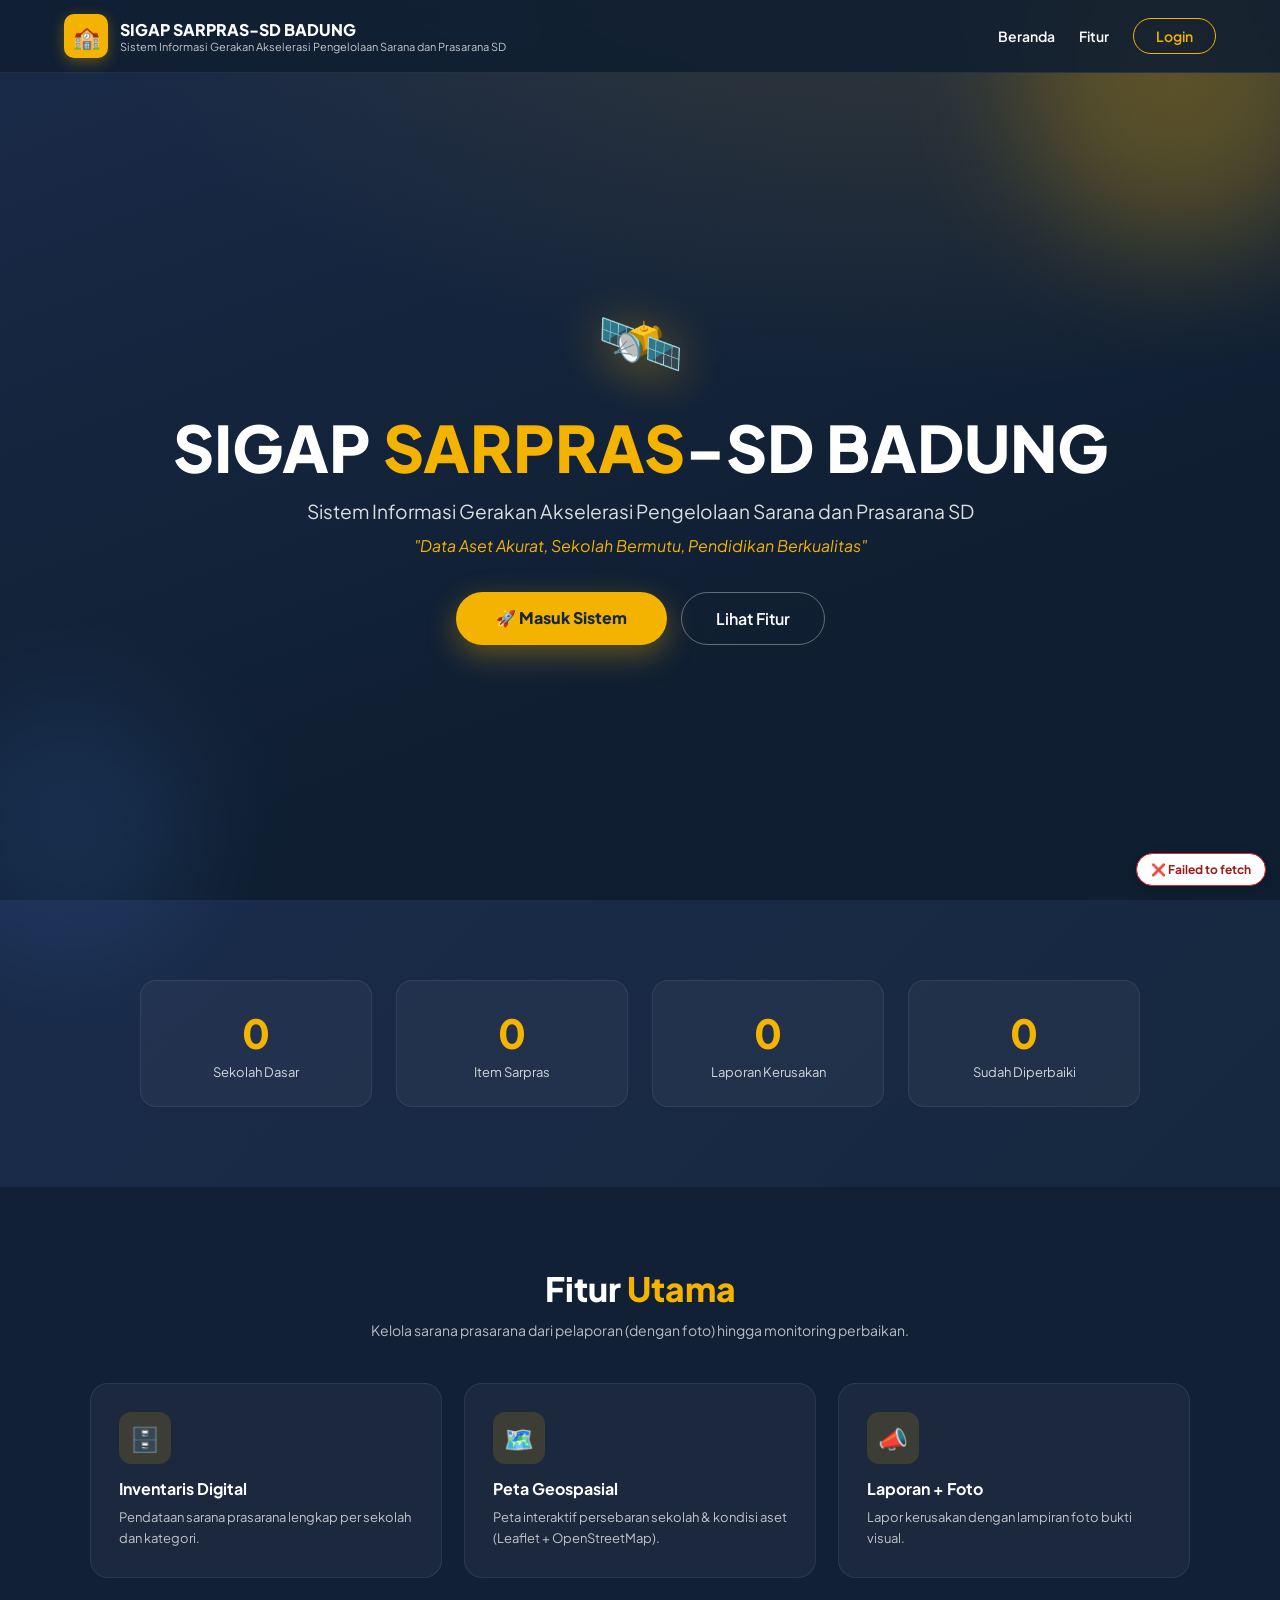
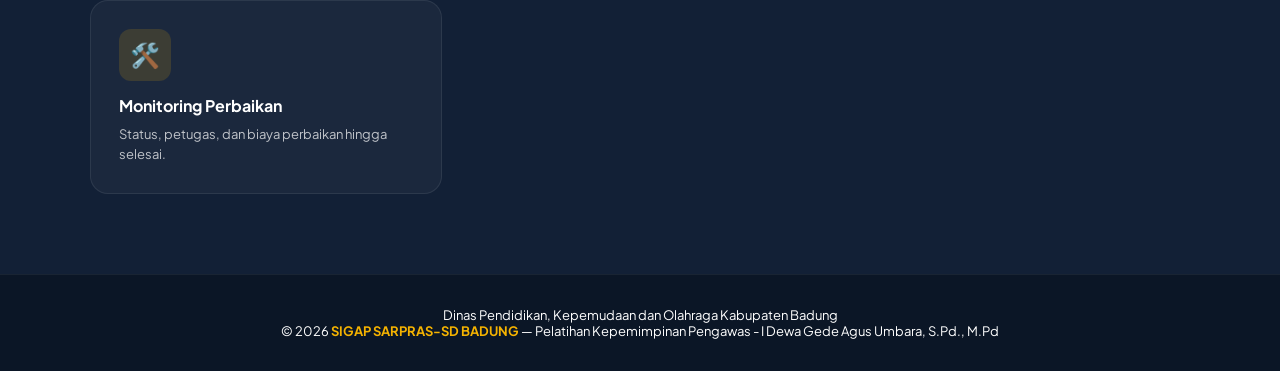
<file: index.html>
<!DOCTYPE html>
<html lang="id">
<head>
<meta charset="UTF-8"><meta name="viewport" content="width=device-width, initial-scale=1.0">
<title>SIGAP SARPRAS-SD BADUNG - Beranda</title>
<link href="https://fonts.googleapis.com/css2?family=Plus+Jakarta+Sans:wght@400;600;800&display=swap" rel="stylesheet">
<link rel="stylesheet" href="sarpras.css">
</head>
<body>
<nav class="nav">
  <div class="brand"><div class="logo">🏫</div><div><h1>SIGAP SARPRAS-SD BADUNG</h1><p>Sistem Informasi Gerakan Akselerasi Pengelolaan Sarana dan Prasarana SD</p></div></div>
  <div class="nav-links"><a href="#beranda">Beranda</a><a href="#fitur">Fitur</a><a class="login-btn" href="login.html">Login</a></div>
</nav>
<header class="hero" id="beranda">
  <div class="bubble b1"></div><div class="bubble b2"></div>
  <div class="em">🛰️</div>
  <h2>SIGAP <span>SARPRAS</span>-SD BADUNG</h2>
  <p class="sub">Sistem Informasi Gerakan Akselerasi Pengelolaan Sarana dan Prasarana SD</p>
  <p class="tag">"Data Aset Akurat, Sekolah Bermutu, Pendidikan Berkualitas"</p>
  <div class="cta-row"><a class="cta" href="login.html">🚀 Masuk Sistem</a><a class="ghost" href="#fitur">Lihat Fitur</a></div>
</header>
<section class="stats"><div class="stats-grid">
  <div class="stat reveal"><div class="num" id="st_sekolah">0</div><div class="lbl">Sekolah Dasar</div></div>
  <div class="stat reveal"><div class="num" id="st_sarpras">0</div><div class="lbl">Item Sarpras</div></div>
  <div class="stat reveal"><div class="num" id="st_laporan">0</div><div class="lbl">Laporan Kerusakan</div></div>
  <div class="stat reveal"><div class="num" id="st_selesai">0</div><div class="lbl">Sudah Diperbaiki</div></div>
</div></section>
<section id="fitur" style="background:#122036;">
  <h2 class="sec-title" style="color:#fff;">Fitur <span>Utama</span></h2>
  <p class="sec-sub" style="color:#fff;">Kelola sarana prasarana dari pelaporan (dengan foto) hingga monitoring perbaikan.</p>
  <div class="feat-grid">
    <div class="feat reveal"><div class="ic">🗄️</div><h3>Inventaris Digital</h3><p>Pendataan sarana prasarana lengkap per sekolah dan kategori.</p></div>
    <div class="feat reveal"><div class="ic">🗺️</div><h3>Peta Geospasial</h3><p>Peta interaktif persebaran sekolah & kondisi aset (Leaflet + OpenStreetMap).</p></div>
    <div class="feat reveal"><div class="ic">📣</div><h3>Laporan + Foto</h3><p>Lapor kerusakan dengan lampiran foto bukti visual.</p></div>
    <div class="feat reveal"><div class="ic">🛠️</div><h3>Monitoring Perbaikan</h3><p>Status, petugas, dan biaya perbaikan hingga selesai.</p></div>
  </div>
</section>
<footer>Dinas Pendidikan, Kepemudaan dan Olahraga Kabupaten Badung<br>© 2026 <b>SIGAP SARPRAS-SD BADUNG</b> — Pelatihan Kepemimpinan Pengawas - I Dewa Gede Agus Umbara, S.Pd., M.Pd</footer>
<script src="sarpras.js"></script>
<script>
const io=new IntersectionObserver(es=>es.forEach(e=>{if(e.isIntersecting){e.target.classList.add('on');io.unobserve(e.target);}}),{threshold:.15});
document.querySelectorAll('.reveal').forEach(el=>io.observe(el));
function cnt(id,v){const el=document.getElementById(id);let c=0;const s=Math.max(1,Math.round(v/40));const t=setInterval(()=>{c+=s;if(c>=v){c=v;clearInterval(t);}el.textContent=c;},30);}
withSync(()=>{cnt('st_sekolah',DATA.sekolah.length);cnt('st_sarpras',DATA.sarpras.length);cnt('st_laporan',DATA.laporan.length);cnt('st_selesai',DATA.laporan.filter(l=>l.status==='Selesai').length);});
</script>
</body>
</html>
</file>
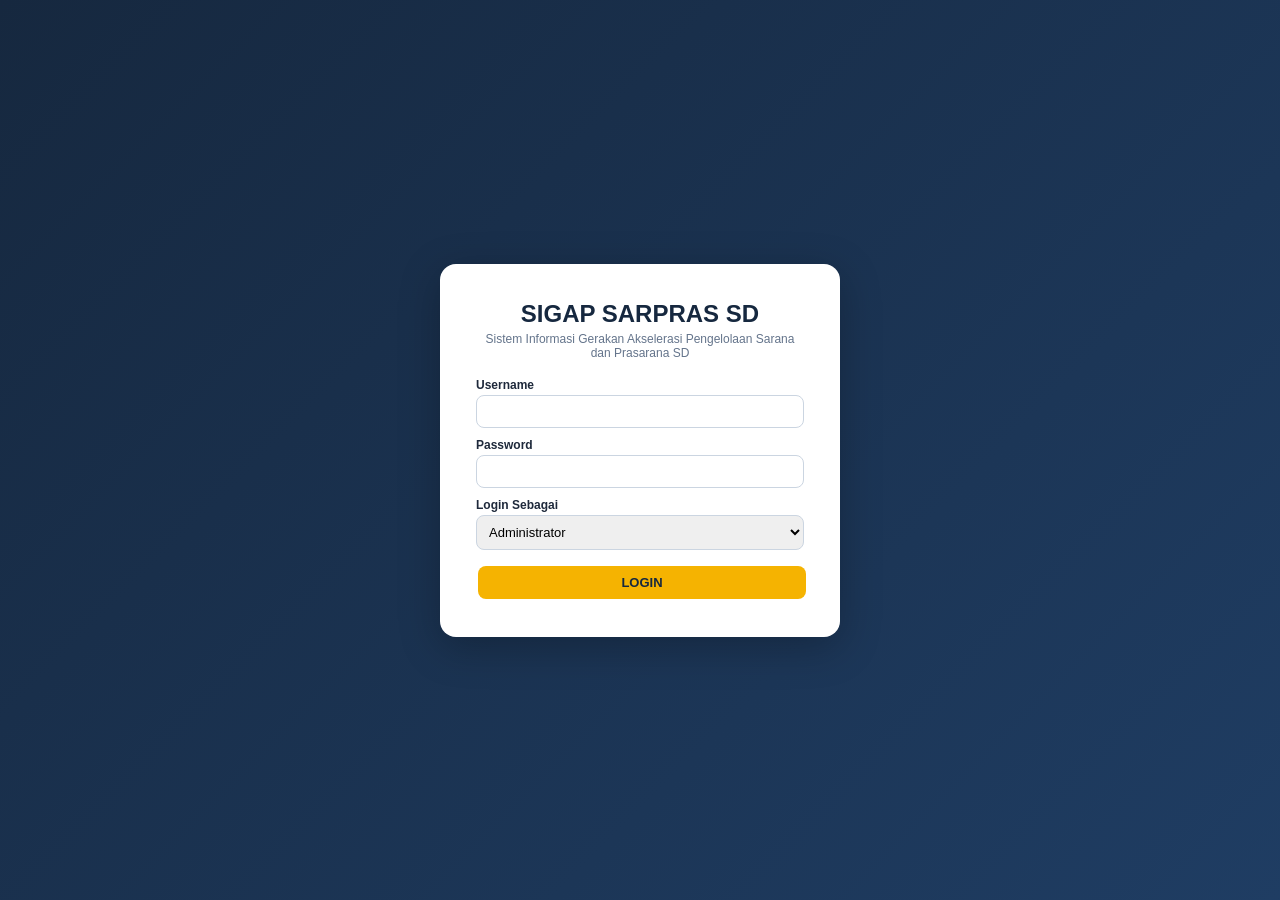
<file: login.html>
<!DOCTYPE html>
<html lang="id">
<head>
<meta charset="UTF-8"><meta name="viewport" content="width=device-width, initial-scale=1.0">
<title>Login - SIGAP SARPRAS-SD BADUNG</title>
<link rel="stylesheet" href="sarpras.css">
</head>
<body class="login-wrap">
<div class="login-card">
  <h2>SIGAP SARPRAS SD</h2>
  <p>Sistem Informasi Gerakan Akselerasi Pengelolaan Sarana dan Prasarana SD</p>
  <div class="err" id="errBox"></div>
  <div class="form-box">
    <label>Username</label><input id="username">
    <label>Password</label><input type="password" id="password">
    <label>Login Sebagai</label>
    <select id="role"><option value="admin">Administrator</option><option value="kepsek">Kepala Sekolah</option><option value="pimpinan">Pimpinan</option></select>
    <button class="btn btn-primary" style="width:100%;margin-top:16px;" onclick="doLogin()">LOGIN</button>
  </div>
</div>
<script src="sarpras.js"></script>
<script>
if(Auth.current())location.href='dashboard.html';
async function doLogin(){const u=document.getElementById('username').value.trim(),p=document.getElementById('password').value,rs=document.getElementById('role').value,err=document.getElementById('errBox');err.style.display='none';
 if(!u||!p){err.textContent='❌ Wajib diisi.';err.style.display='block';return;}
 const user=await doVerify(u,p);
 if(!user){err.textContent='❌ Username/password salah.';err.style.display='block';return;}
 if(user.role!==rs){err.textContent='❌ Role tidak sesuai: '+ROLES[user.role].label;err.style.display='block';return;}
 Auth.login(user);location.href='dashboard.html';}
</script>
</body>
</html>
</file>
<file: sarpras.css>
:root{--navy:#16283f;--navy2:#0f1e30;--gold:#f5b301;--text:#e8eef7;}
*{margin:0;padding:0;box-sizing:border-box;font-family:'Plus Jakarta Sans','Segoe UI',sans-serif;}
html{scroll-behavior:smooth;} body{background:#f1f5f9;color:#1e293b;} a{text-decoration:none;color:inherit;}
.hidden{display:none!important;}
.nav{position:fixed;top:0;left:0;right:0;z-index:50;display:flex;justify-content:space-between;align-items:center;padding:14px 5%;background:rgba(15,30,48,.88);backdrop-filter:blur(10px);border-bottom:1px solid rgba(255,255,255,.08);}
.brand{display:flex;gap:12px;align-items:center;} .brand .logo{width:44px;height:44px;background:var(--gold);border-radius:10px;display:flex;align-items:center;justify-content:center;font-size:22px;box-shadow:0 4px 14px rgba(245,179,1,.35);}
.brand h1{font-size:16px;font-weight:800;color:#fff;} .brand p{font-size:11px;opacity:.75;color:#fff;}
.nav-links{display:flex;gap:24px;align-items:center;font-size:14px;font-weight:600;color:#fff;}
.nav-links a:hover{color:var(--gold);} .nav-links .login-btn{border:1.5px solid var(--gold);color:var(--gold);padding:8px 22px;border-radius:999px;} .nav-links .login-btn:hover{background:var(--gold);color:var(--navy);}
.hero{min-height:100vh;display:flex;flex-direction:column;align-items:center;justify-content:center;text-align:center;position:relative;padding:110px 20px 70px;color:#fff;background:radial-gradient(900px 480px at 75% -10%,rgba(245,179,1,.14),transparent),linear-gradient(160deg,#1a2b4a,#0f1e30 70%);}
.hero .bubble{position:absolute;border-radius:50%;filter:blur(60px);opacity:.25;} .b1{width:320px;height:320px;background:var(--gold);top:-70px;right:-60px;} .b2{width:260px;height:260px;background:#2e5c9e;bottom:-60px;left:-60px;}
.hero .em{font-size:70px;filter:drop-shadow(0 8px 24px rgba(245,179,1,.45));animation:float 4s ease-in-out infinite;}
@keyframes float{0%,100%{transform:translateY(0)}50%{transform:translateY(-12px)}}
.hero h2{font-size:clamp(2rem,6vw,4rem);font-weight:800;margin:22px 0 12px;} .hero h2 span{color:var(--gold);}
.hero .sub{font-size:clamp(.95rem,2vw,1.2rem);opacity:.85;max-width:720px;} .hero .tag{margin-top:12px;font-style:italic;color:var(--gold);}
.cta-row{margin-top:36px;display:flex;gap:14px;flex-wrap:wrap;justify-content:center;}
.cta{background:var(--gold);color:var(--navy);font-weight:800;padding:15px 40px;border-radius:999px;box-shadow:0 10px 30px rgba(245,179,1,.35);transition:.25s;} .cta:hover{transform:translateY(-3px);}
.ghost{border:1.5px solid rgba(255,255,255,.35);color:#fff;padding:15px 34px;border-radius:999px;font-weight:600;} .ghost:hover{border-color:var(--gold);color:var(--gold);}
section{padding:80px 6%;} .sec-title{text-align:center;font-size:clamp(1.4rem,3vw,2.1rem);font-weight:800;margin-bottom:12px;} .sec-title span{color:var(--gold);} .sec-sub{text-align:center;opacity:.7;margin-bottom:44px;font-size:14px;}
.stats{background:linear-gradient(135deg,#1a2b4a,#16283f);} .stats-grid{display:grid;grid-template-columns:repeat(auto-fit,minmax(180px,1fr));gap:24px;max-width:1000px;margin:0 auto;}
.stat{text-align:center;padding:26px 10px;border-radius:16px;background:rgba(255,255,255,.04);border:1px solid rgba(255,255,255,.08);color:#fff;} .stat .num{font-size:40px;font-weight:800;color:var(--gold);} .stat .lbl{font-size:13px;opacity:.8;margin-top:6px;}
.feat-grid{display:grid;grid-template-columns:repeat(auto-fit,minmax(260px,1fr));gap:22px;max-width:1100px;margin:0 auto;}
.feat{background:rgba(255,255,255,.04);border:1px solid rgba(255,255,255,.08);border-radius:18px;padding:28px;color:#fff;transition:.3s;} .feat:hover{transform:translateY(-6px);border-color:rgba(245,179,1,.5);}
.feat .ic{width:52px;height:52px;border-radius:12px;background:rgba(245,179,1,.15);display:flex;align-items:center;justify-content:center;font-size:24px;margin-bottom:14px;} .feat h3{font-size:16px;margin-bottom:8px;} .feat p{font-size:13px;opacity:.72;line-height:1.6;}
footer{background:#0b1626;color:#fff;text-align:center;padding:32px 20px;font-size:13px;border-top:1px solid rgba(255,255,255,.06);} footer b{color:var(--gold);}
.reveal{opacity:0;transform:translateY(26px);transition:.7s;} .reveal.on{opacity:1;transform:none;}
.login-wrap{min-height:100vh;display:flex;align-items:center;justify-content:center;background:linear-gradient(135deg,#16283f,#1f3d63);}
.login-card{background:#fff;border-radius:16px;padding:36px;width:100%;max-width:400px;box-shadow:0 10px 40px rgba(0,0,0,.25);}
.login-card h2{color:var(--navy);text-align:center;} .login-card p{text-align:center;color:#64748b;font-size:12px;margin:4px 0 18px;}
.err{background:#fee2e2;color:#991b1b;padding:10px;border-radius:8px;font-size:13px;margin-bottom:12px;display:none;}
.layout{display:flex;min-height:100vh;} .sidebar{width:250px;background:var(--navy);color:#fff;flex-shrink:0;}
.sidebar .brand2{padding:20px 16px;font-weight:800;border-bottom:1px solid rgba(255,255,255,.15);font-size:15px;}
.user-box{display:flex;align-items:center;gap:10px;padding:14px 16px;border-bottom:1px solid rgba(255,255,255,.15);}
.user-avatar{width:38px;height:38px;border-radius:50%;background:var(--gold);color:var(--navy);display:flex;align-items:center;justify-content:center;font-weight:800;}
.user-name{font-size:13px;font-weight:600;} .user-role{font-size:11px;opacity:.75;}
.menu-list{list-style:none;padding:8px 0;} .menu-list a{display:flex;gap:10px;align-items:center;padding:11px 18px;color:#dbeafe;font-size:14px;} .menu-list a:hover{background:rgba(255,255,255,.08);} .menu-list a.active{background:var(--gold);color:var(--navy);font-weight:700;} .menu-list a.logout{color:#fecaca;margin-top:10px;}
.main{flex:1;padding:24px;} .topbar{display:flex;justify-content:space-between;align-items:center;margin-bottom:20px;flex-wrap:wrap;gap:8px;} .topbar h1{font-size:22px;}
.cards{display:grid;grid-template-columns:repeat(auto-fit,minmax(200px,1fr));gap:16px;margin-bottom:22px;}
.card{background:#fff;border-radius:12px;padding:20px;box-shadow:0 1px 3px rgba(0,0,0,.08);} .card .num{font-size:28px;font-weight:800;} .card .label{font-size:13px;color:#64748b;margin-top:4px;}
.card.blue .num{color:#1e3a8a;}.card.green .num{color:#16a34a;}.card.red .num{color:#dc2626;}.card.amber .num{color:#d97706;}
.table-wrap{background:#fff;border-radius:12px;padding:20px;box-shadow:0 1px 3px rgba(0,0,0,.08);overflow-x:auto;margin-bottom:20px;}
table.data{width:100%;border-collapse:collapse;font-size:12px;} table.data th{background:var(--navy);color:#fff;padding:8px;text-align:left;white-space:nowrap;} table.data td{padding:7px 8px;border-bottom:1px solid #e2e8f0;white-space:nowrap;}
.btn{border:none;border-radius:8px;padding:9px 16px;font-size:13px;cursor:pointer;font-weight:600;margin:2px;} .btn-sm{padding:4px 10px;font-size:12px;}
.btn-primary{background:var(--gold);color:var(--navy);} .btn-success{background:#16a34a;color:#fff;} .btn-warning{background:#d97706;color:#fff;} .btn-info{background:#0891b2;color:#fff;} .btn-danger{background:#dc2626;color:#fff;} .btn-secondary{background:#64748b;color:#fff;}
.toolbar{margin-bottom:16px;display:flex;gap:6px;flex-wrap:wrap;}
.badge{padding:3px 10px;border-radius:999px;font-size:11px;font-weight:700;white-space:nowrap;}
.badge-green{background:#dcfce7;color:#166534;}.badge-red{background:#fee2e2;color:#991b1b;}.badge-amber{background:#fef3c7;color:#92400e;}.badge-blue{background:#dbeafe;color:#1e40af;}
.form-box label{display:block;font-size:12px;margin:10px 0 3px;font-weight:700;} .form-box input,.form-box select,.form-box textarea{width:100%;padding:8px;border:1px solid #cbd5e1;border-radius:8px;font-size:13px;}
.f2{display:grid;grid-template-columns:1fr 1fr;gap:0 12px;}
.modal-backdrop{position:fixed;inset:0;background:rgba(0,0,0,.5);display:flex;align-items:center;justify-content:center;z-index:99;}
.modal{background:#fff;border-radius:12px;padding:24px;width:92%;max-width:620px;max-height:92vh;overflow-y:auto;}
.thumb{width:40px;height:40px;object-fit:cover;border-radius:8px;border:1px solid #cbd5e1;cursor:pointer;}
.info-box{background:#eff6ff;border-left:4px solid #1e3a8a;padding:12px;border-radius:6px;font-size:13px;margin-bottom:16px;}
#fotoPrev{max-height:150px;border-radius:10px;margin-top:8px;display:none;border:1px solid #cbd5e1;}
.map-wrap{position:relative;z-index:1;margin-bottom:20px;}
#map{height:460px;border-radius:14px;border:1px solid #cbd5e1;}
#dmap{height:280px;border-radius:12px;}
.legend{position:absolute;right:14px;bottom:14px;background:#fff;border-radius:10px;padding:10px 14px;font-size:12px;box-shadow:0 2px 10px rgba(0,0,0,.25);z-index:800;}
.legend .dot{display:inline-block;width:12px;height:12px;border-radius:50%;margin-right:6px;vertical-align:-2px;}
</file>
